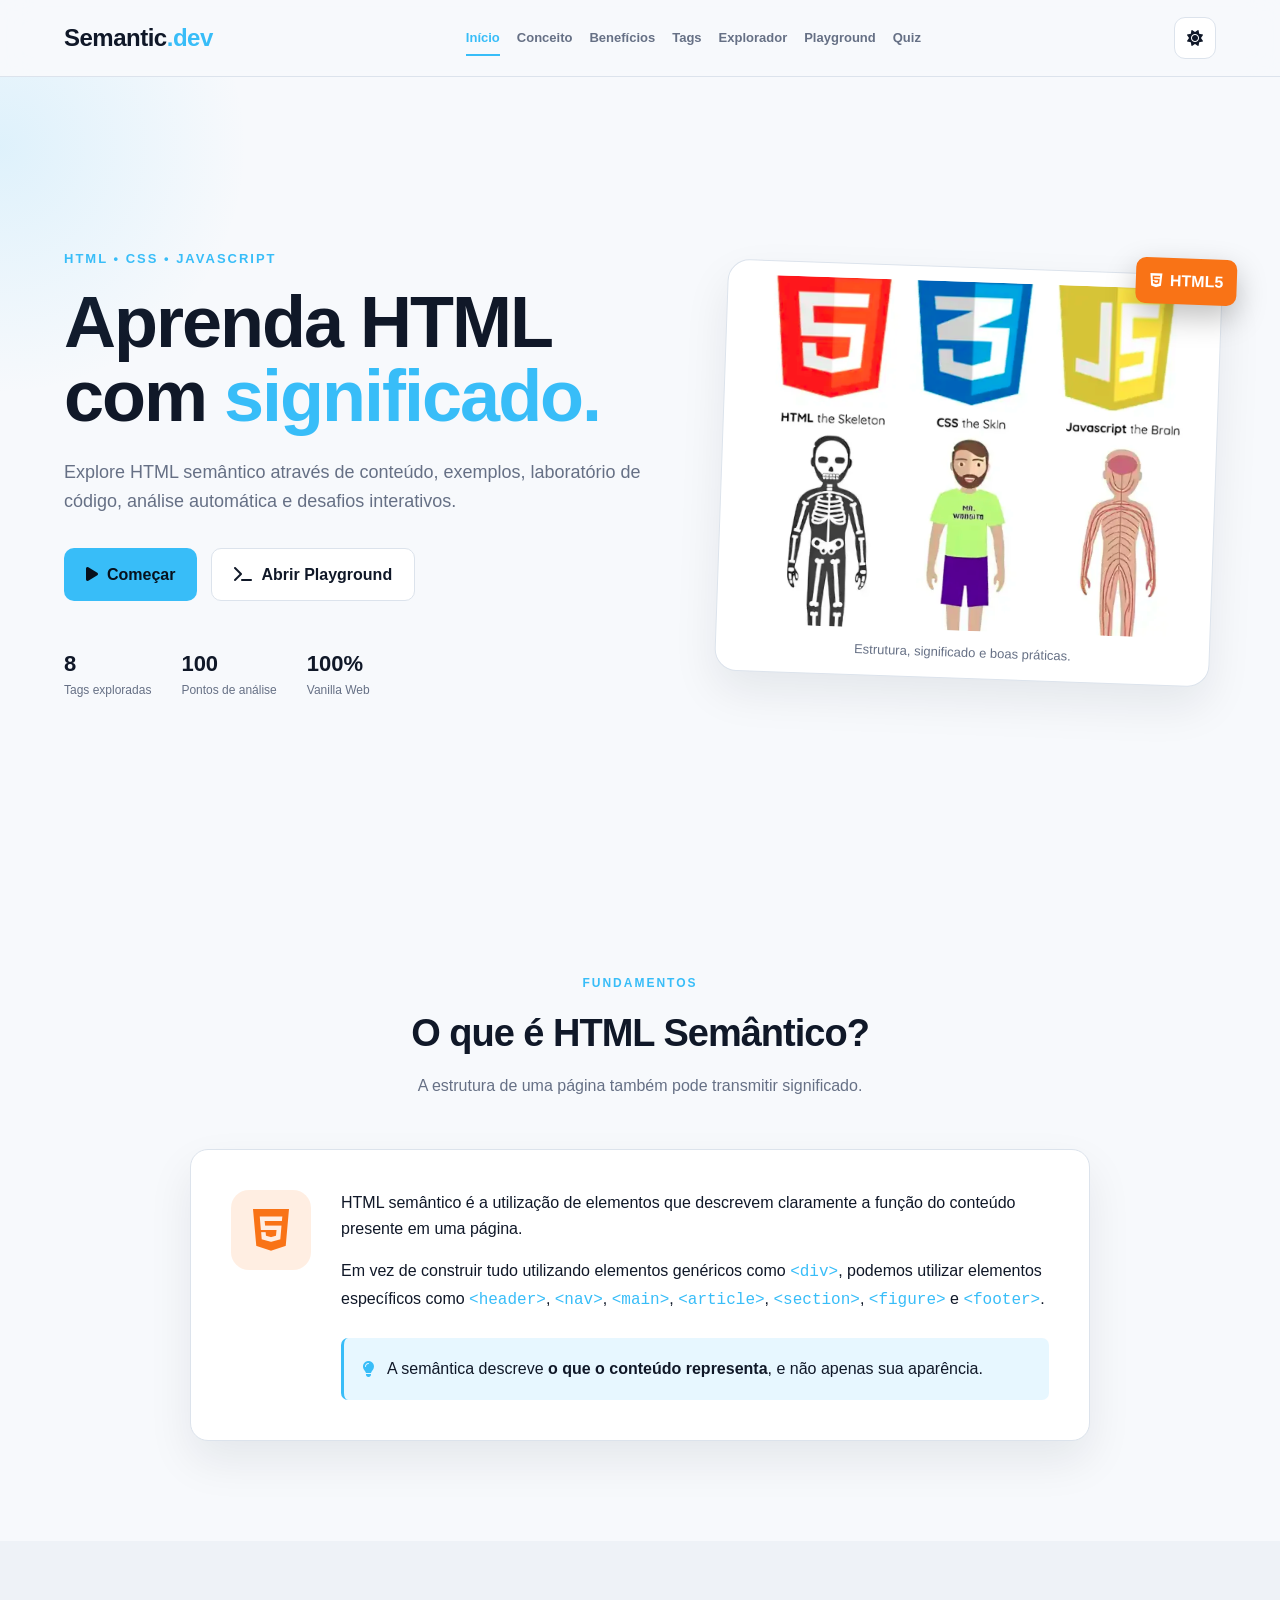
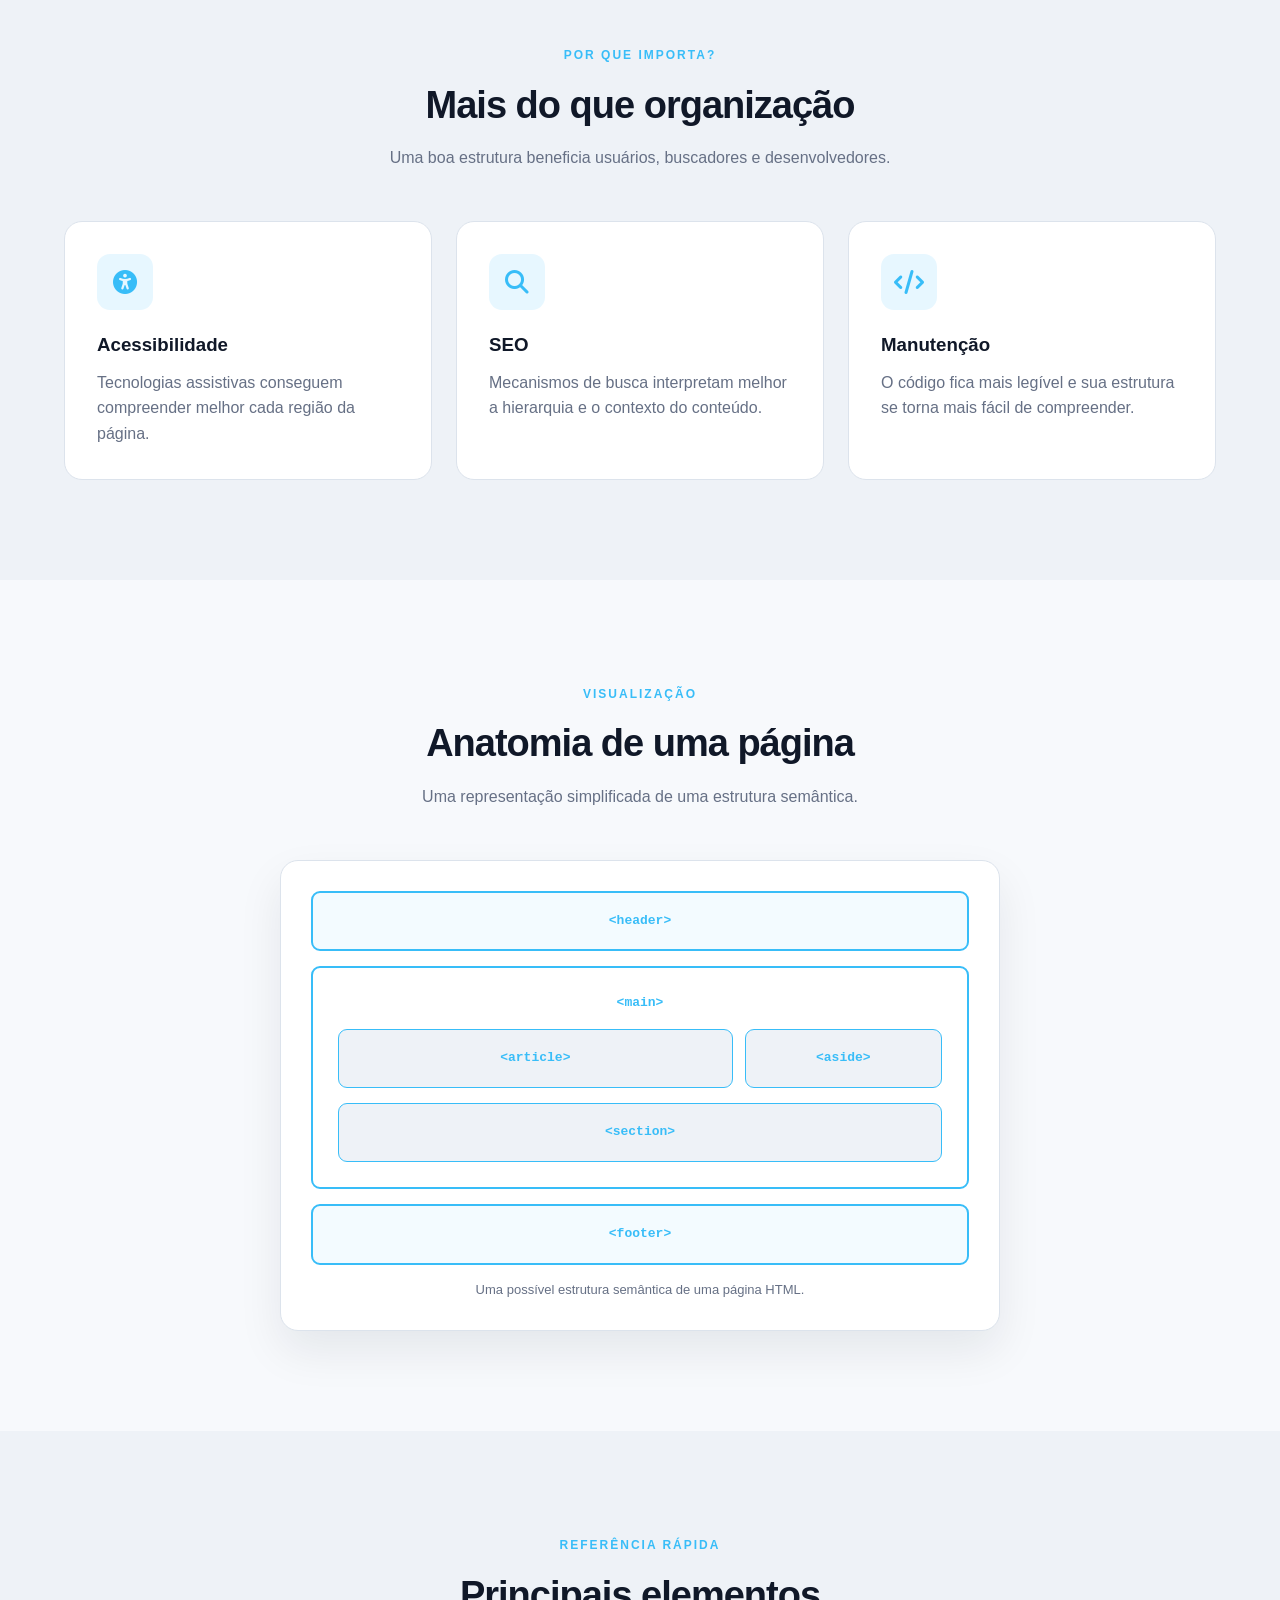
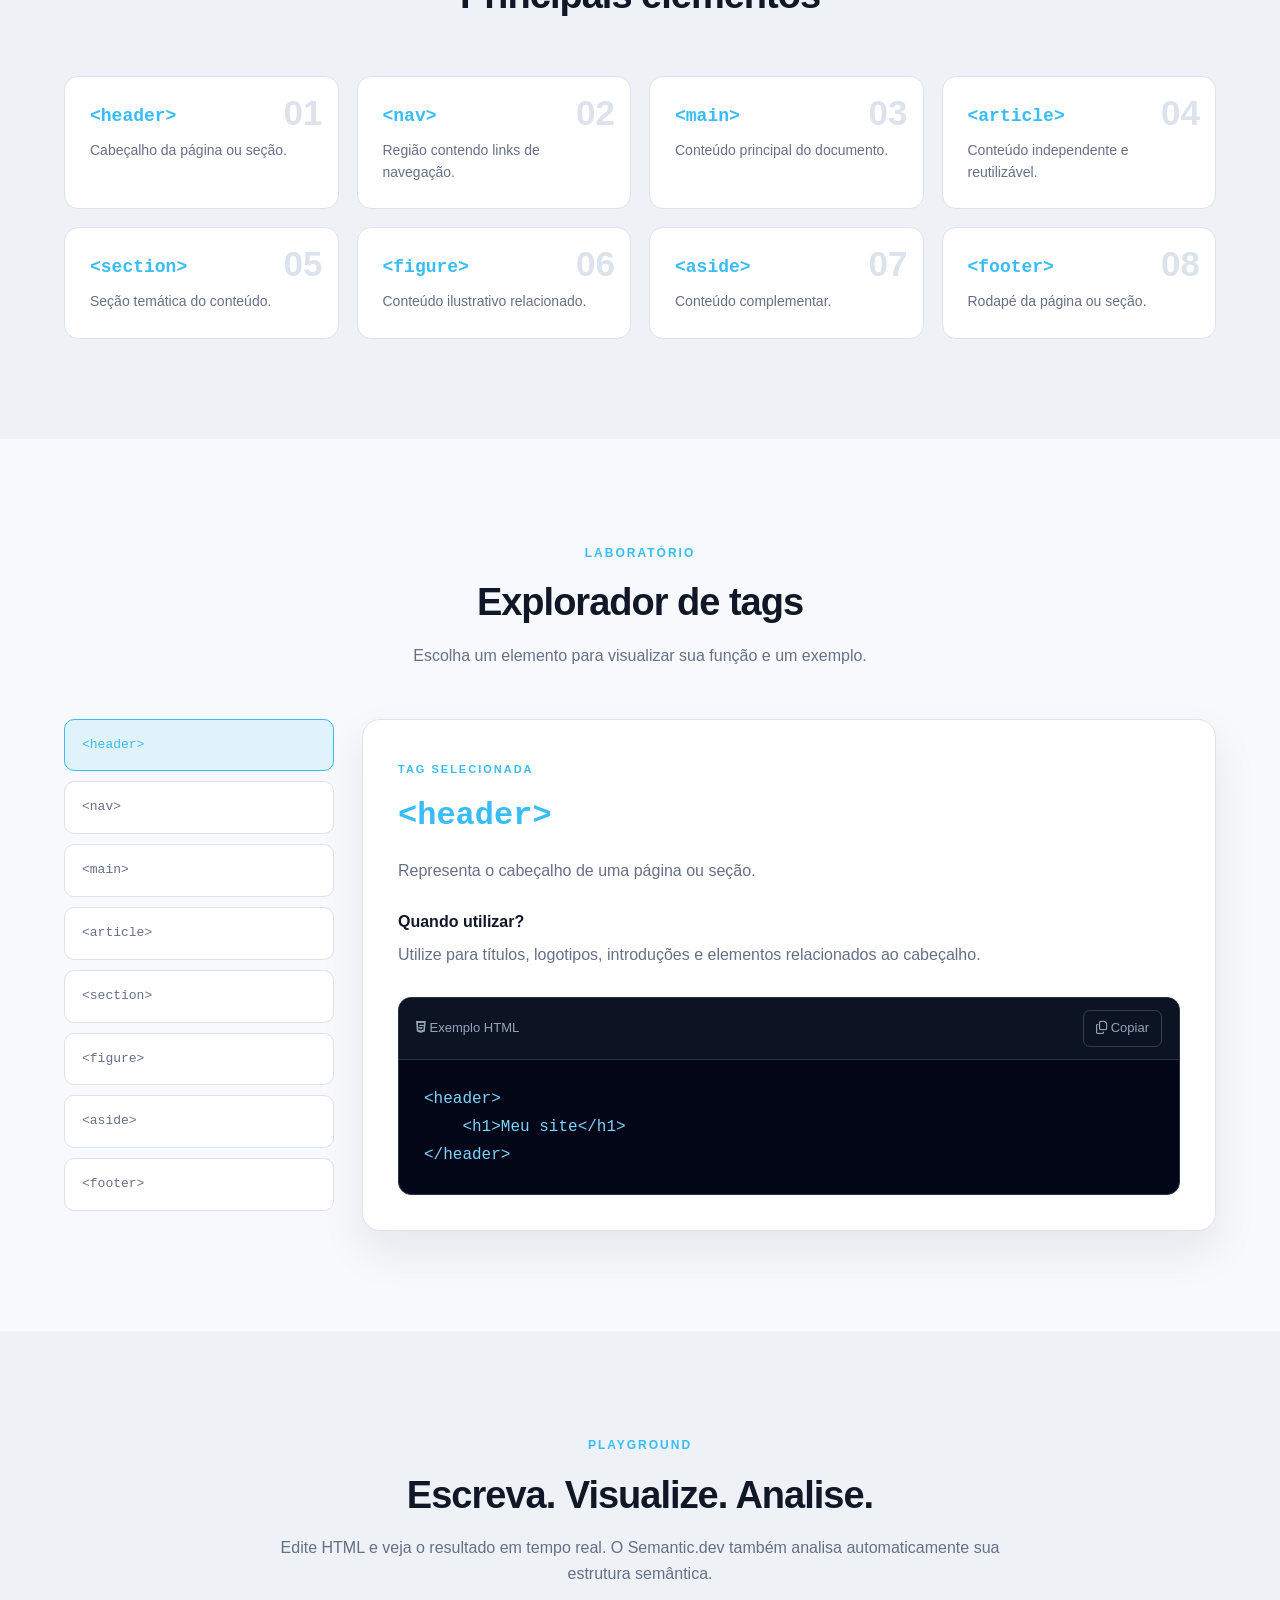
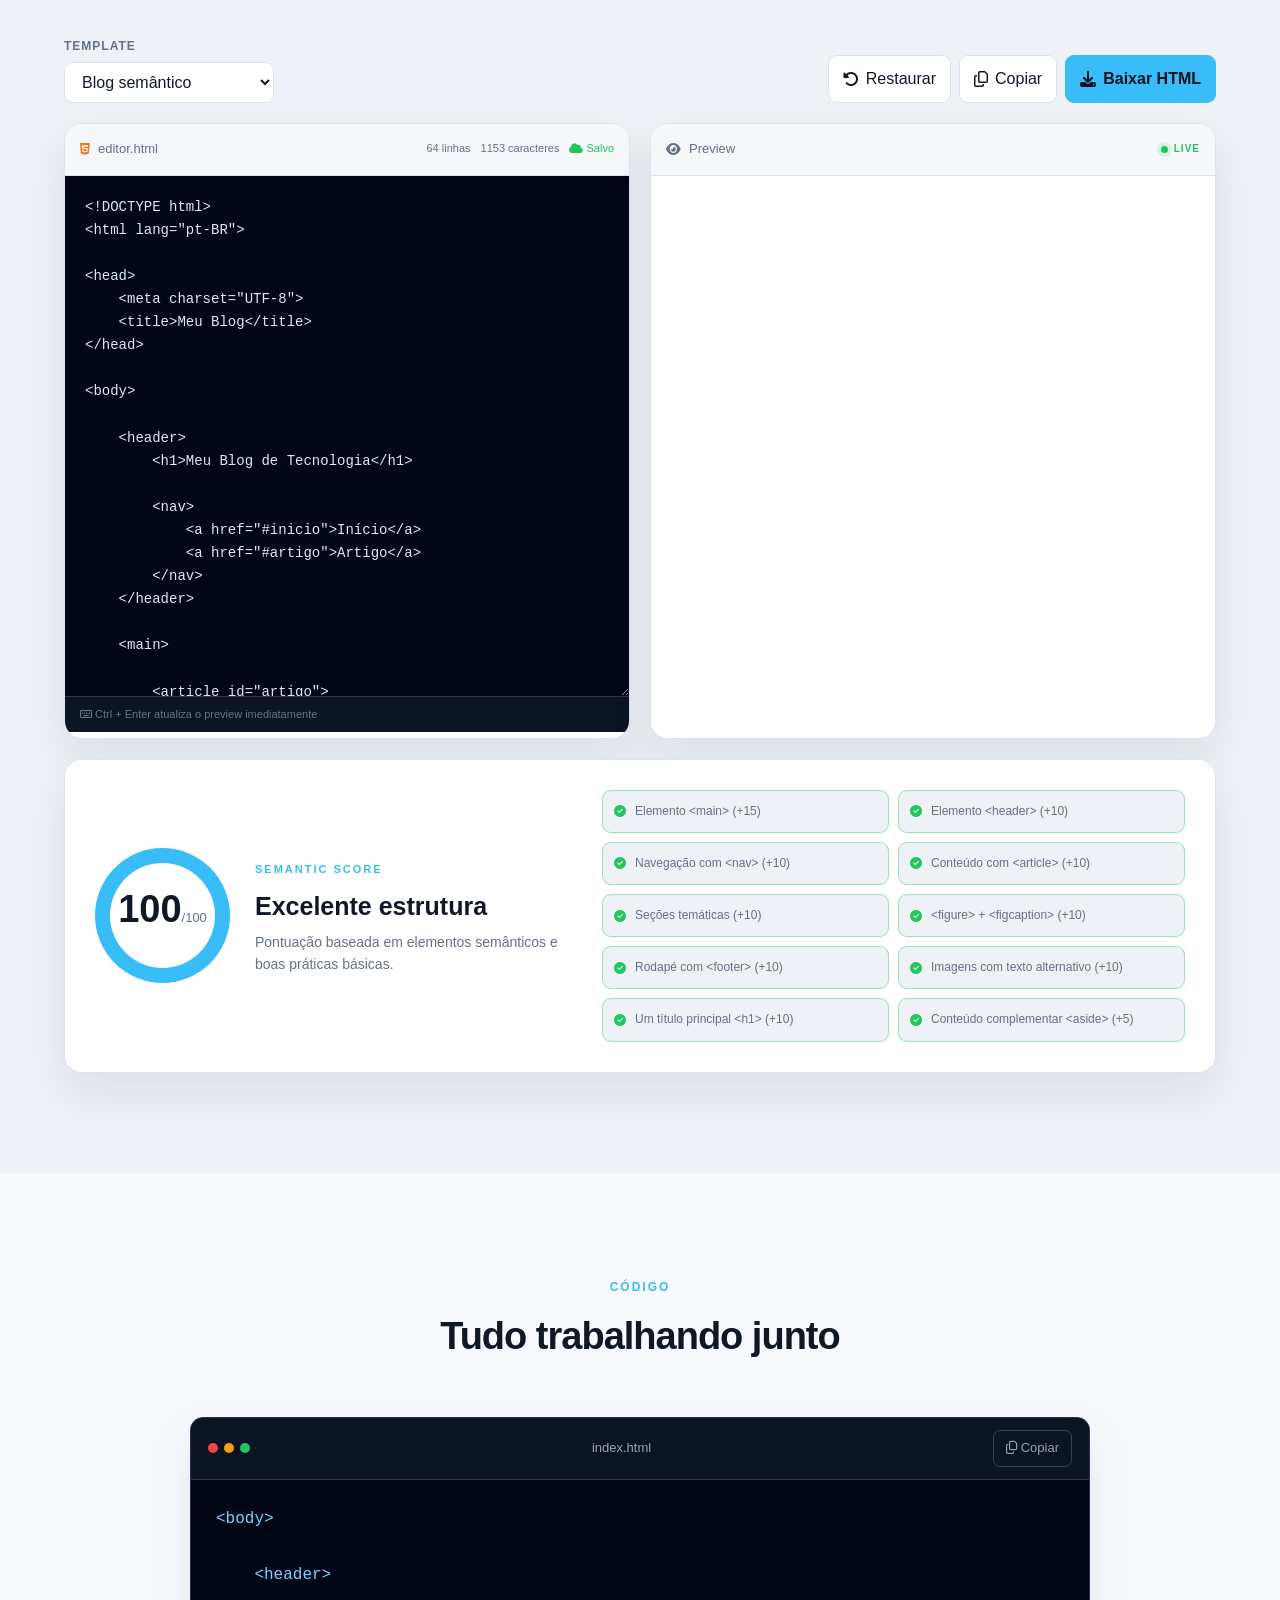
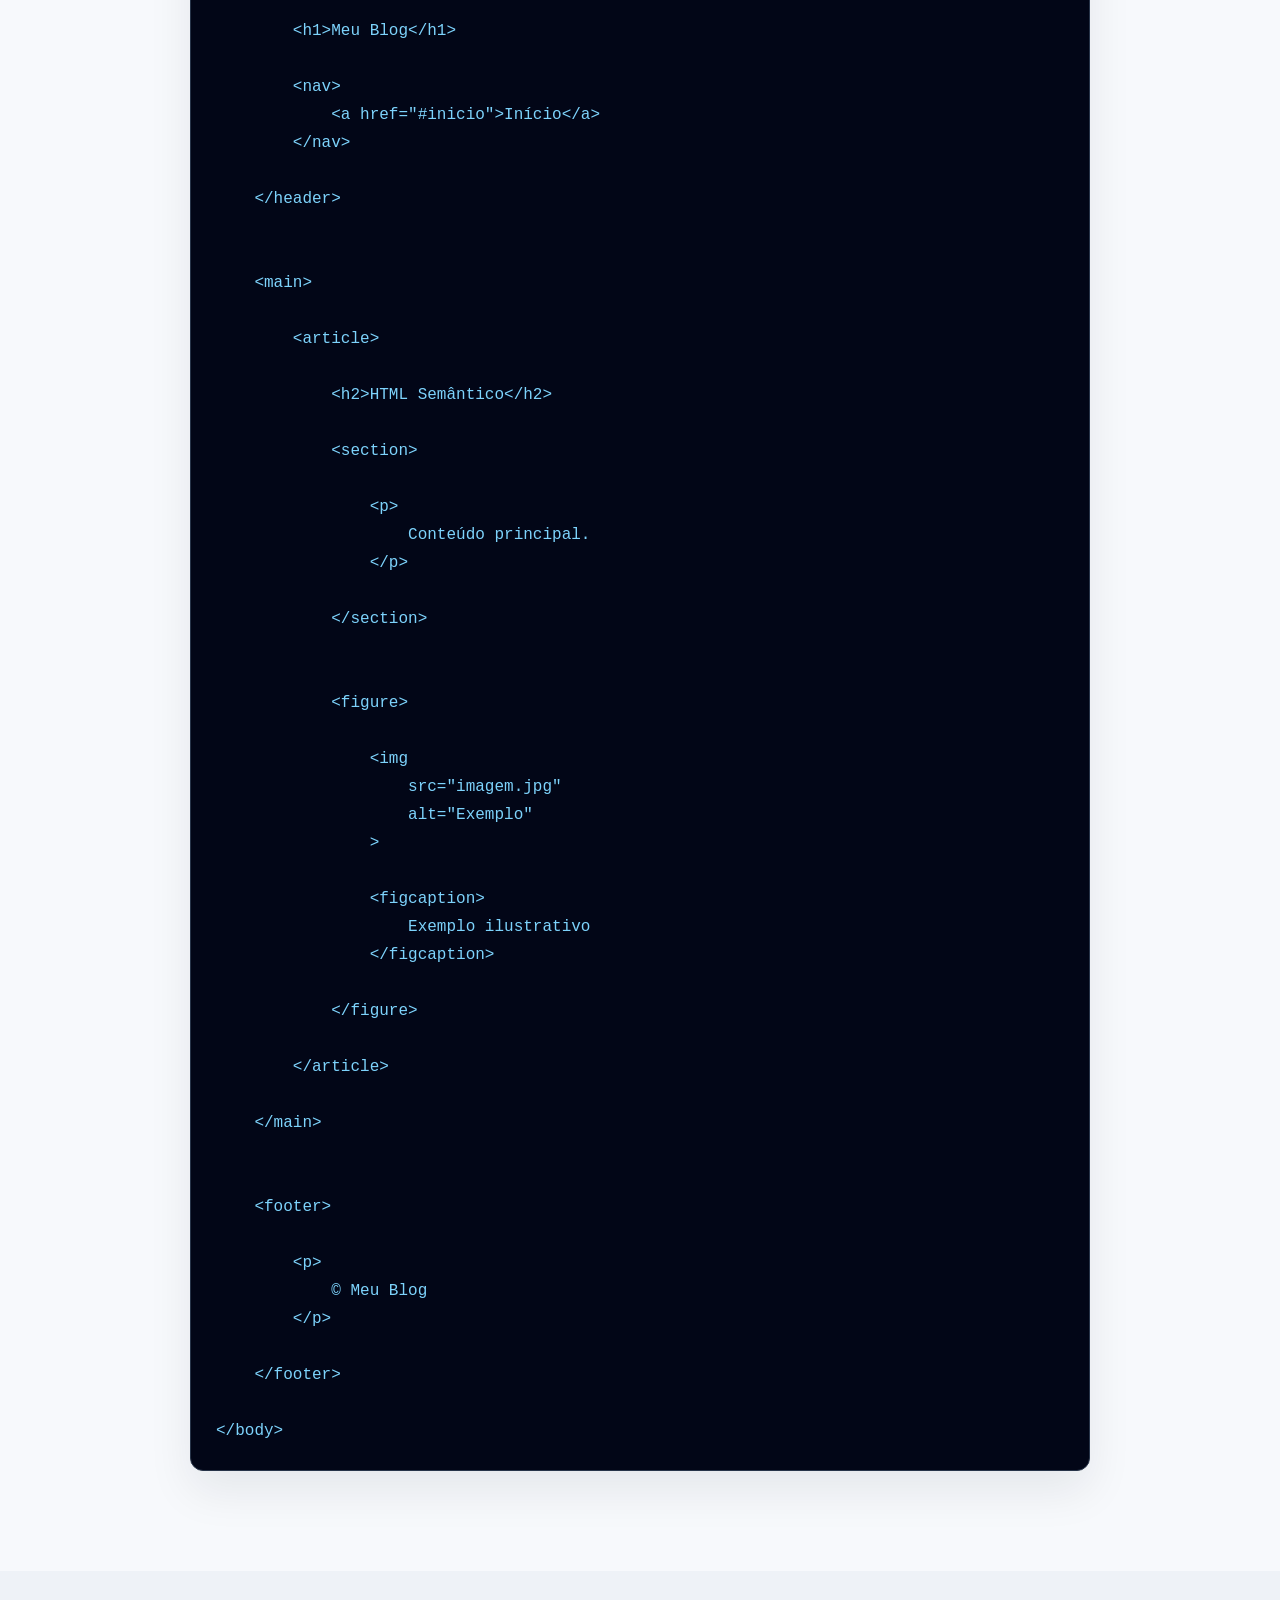
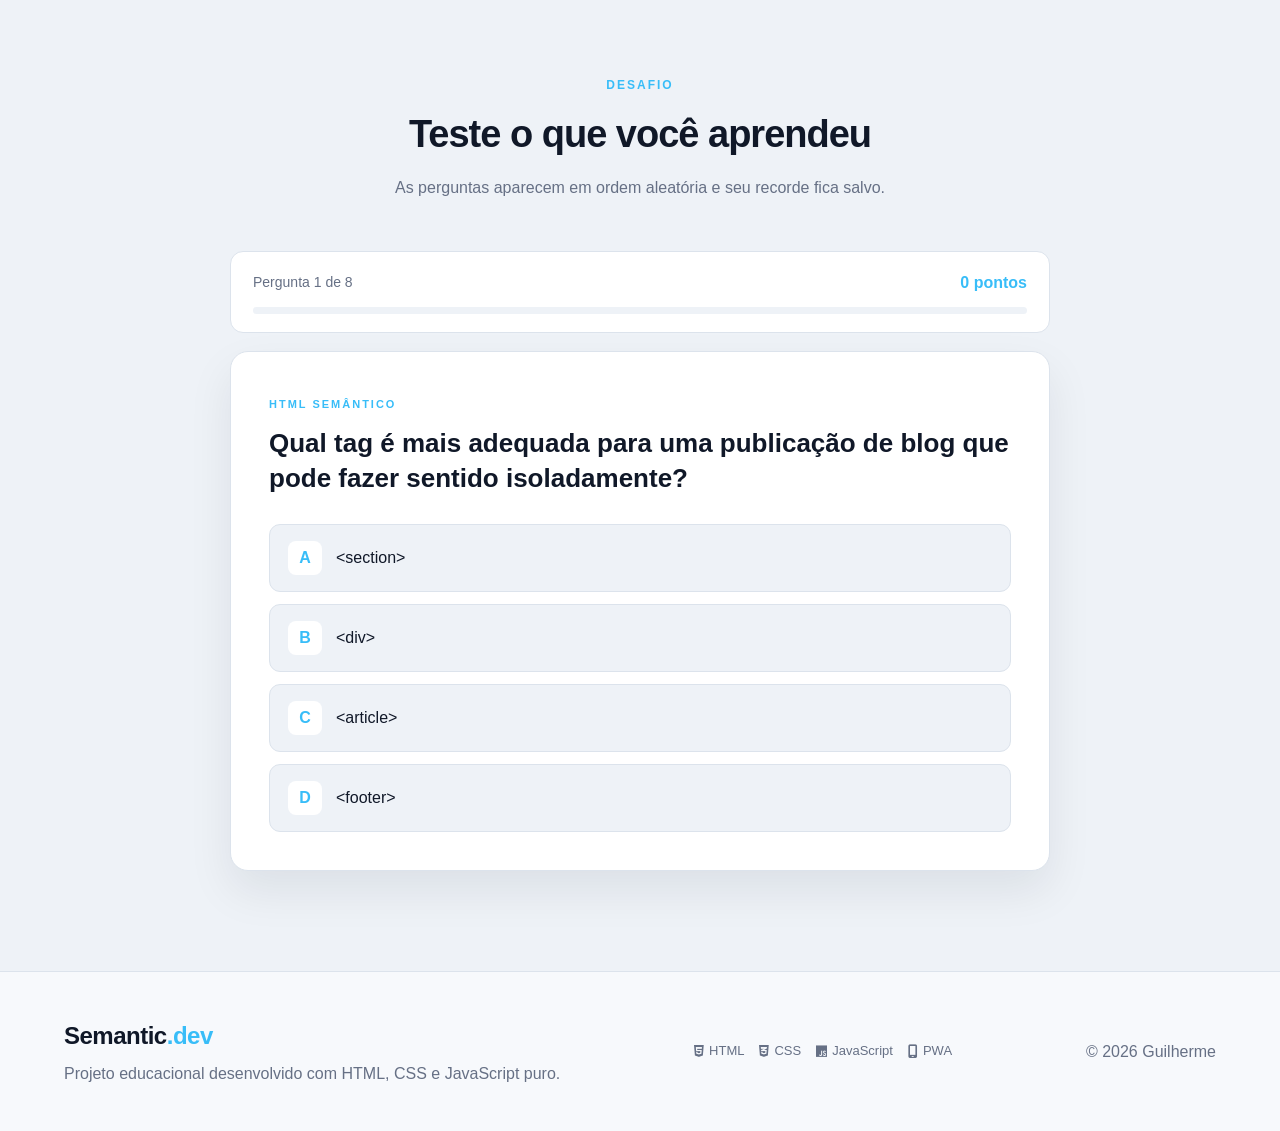
<file: index.html>
<!DOCTYPE html>
<html lang="pt-BR">

<head>
    <meta charset="UTF-8">

    <meta
        name="viewport"
        content="width=device-width, initial-scale=1.0"
    >

    <meta
        name="description"
        content="Plataforma interativa para aprender HTML semântico através de exemplos, playground, análise automática e quiz."
    >

    <meta
        name="theme-color"
        content="#080d18"
    >

    <title>Semantic.dev | Aprenda HTML Semântico</title>

    <link
        rel="manifest"
        href="manifest.webmanifest"
    >

    <link
        rel="icon"
        href="img/icon.svg"
        type="image/svg+xml"
    >

    <link
        rel="stylesheet"
        href="css/style.css"
    >

    <link
        rel="stylesheet"
        href="https://cdnjs.cloudflare.com/ajax/libs/font-awesome/6.5.2/css/all.min.css"
    >
</head>

<body>

    <div
        id="page-progress"
        class="page-progress"
    ></div>


    <header class="header">

        <div class="container header-content">

            <a
                href="#inicio"
                class="logo"
            >
                Semantic<span>.dev</span>
            </a>


            <nav
                class="nav"
                id="nav"
                aria-label="Navegação principal"
            >

                <a href="#inicio">
                    Início
                </a>

                <a href="#semantica">
                    Conceito
                </a>

                <a href="#beneficios">
                    Benefícios
                </a>

                <a href="#tags">
                    Tags
                </a>

                <a href="#explorador">
                    Explorador
                </a>

                <a href="#playground">
                    Playground
                </a>

                <a href="#quiz">
                    Quiz
                </a>

            </nav>


            <div class="header-actions">

                <button
                    id="install-app"
                    class="icon-button"
                    aria-label="Instalar Semantic.dev"
                    title="Instalar aplicativo"
                    hidden
                >
                    <i class="fa-solid fa-download"></i>
                </button>


                <button
                    id="theme-toggle"
                    class="icon-button"
                    aria-label="Alternar tema"
                    title="Alternar tema"
                >
                    <i class="fa-solid fa-moon"></i>
                </button>


                <button
                    id="menu-toggle"
                    class="icon-button menu-button"
                    aria-label="Abrir menu"
                >
                    <i class="fa-solid fa-bars"></i>
                </button>

            </div>

        </div>

    </header>


    <main>


        <!-- HERO -->

        <section
            class="hero"
            id="inicio"
        >

            <div class="container hero-content">

                <div class="hero-text">

                    <span class="eyebrow">
                        HTML • CSS • JAVASCRIPT
                    </span>


                    <h1>
                        Aprenda HTML com
                        <span>significado.</span>
                    </h1>


                    <p>
                        Explore HTML semântico através de conteúdo,
                        exemplos, laboratório de código, análise automática
                        e desafios interativos.
                    </p>


                    <div class="hero-buttons">

                        <a
                            href="#semantica"
                            class="button primary-button"
                        >
                            <i class="fa-solid fa-play"></i>

                            Começar
                        </a>


                        <a
                            href="#playground"
                            class="button secondary-button"
                        >
                            <i class="fa-solid fa-terminal"></i>

                            Abrir Playground
                        </a>

                    </div>


                    <div class="hero-stats">

                        <div>
                            <strong>8</strong>
                            <span>Tags exploradas</span>
                        </div>

                        <div>
                            <strong>100</strong>
                            <span>Pontos de análise</span>
                        </div>

                        <div>
                            <strong>100%</strong>
                            <span>Vanilla Web</span>
                        </div>

                    </div>

                </div>


                <figure class="hero-image">

                    <div class="image-badge">

                        <i class="fa-brands fa-html5"></i>

                        HTML5

                    </div>


                    <img
                        src="img/html-semantico.jpg"
                        alt="Representação relacionada ao desenvolvimento web e HTML semântico"
                    >


                    <figcaption>
                        Estrutura, significado e boas práticas.
                    </figcaption>

                </figure>

            </div>

        </section>


        <!-- CONCEITO -->

        <section
            class="section"
            id="semantica"
        >

            <div class="container">

                <div class="section-title">

                    <span>
                        FUNDAMENTOS
                    </span>

                    <h2>
                        O que é HTML Semântico?
                    </h2>

                    <p>
                        A estrutura de uma página também pode transmitir significado.
                    </p>

                </div>


                <article class="content-card">

                    <div class="large-icon">

                        <i class="fa-brands fa-html5"></i>

                    </div>


                    <div>

                        <p>
                            HTML semântico é a utilização de elementos que
                            descrevem claramente a função do conteúdo presente
                            em uma página.
                        </p>

                        <p>
                            Em vez de construir tudo utilizando elementos
                            genéricos como <code>&lt;div&gt;</code>, podemos
                            utilizar elementos específicos como
                            <code>&lt;header&gt;</code>,
                            <code>&lt;nav&gt;</code>,
                            <code>&lt;main&gt;</code>,
                            <code>&lt;article&gt;</code>,
                            <code>&lt;section&gt;</code>,
                            <code>&lt;figure&gt;</code> e
                            <code>&lt;footer&gt;</code>.
                        </p>


                        <div class="concept-highlight">

                            <i class="fa-solid fa-lightbulb"></i>

                            <p>
                                A semântica descreve
                                <strong>o que o conteúdo representa</strong>,
                                e não apenas sua aparência.
                            </p>

                        </div>

                    </div>

                </article>

            </div>

        </section>


        <!-- BENEFÍCIOS -->

        <section
            class="section section-alt"
            id="beneficios"
        >

            <div class="container">

                <div class="section-title">

                    <span>
                        POR QUE IMPORTA?
                    </span>

                    <h2>
                        Mais do que organização
                    </h2>

                    <p>
                        Uma boa estrutura beneficia usuários,
                        buscadores e desenvolvedores.
                    </p>

                </div>


                <div class="cards">

                    <article class="card">

                        <div class="card-icon">

                            <i class="fa-solid fa-universal-access"></i>

                        </div>

                        <h3>
                            Acessibilidade
                        </h3>

                        <p>
                            Tecnologias assistivas conseguem compreender
                            melhor cada região da página.
                        </p>

                    </article>


                    <article class="card">

                        <div class="card-icon">

                            <i class="fa-solid fa-magnifying-glass"></i>

                        </div>

                        <h3>
                            SEO
                        </h3>

                        <p>
                            Mecanismos de busca interpretam melhor
                            a hierarquia e o contexto do conteúdo.
                        </p>

                    </article>


                    <article class="card">

                        <div class="card-icon">

                            <i class="fa-solid fa-code"></i>

                        </div>

                        <h3>
                            Manutenção
                        </h3>

                        <p>
                            O código fica mais legível e sua estrutura
                            se torna mais fácil de compreender.
                        </p>

                    </article>

                </div>

            </div>

        </section>


        <!-- ESTRUTURA -->

        <section
            class="section"
            id="estrutura"
        >

            <div class="container">

                <div class="section-title">

                    <span>
                        VISUALIZAÇÃO
                    </span>

                    <h2>
                        Anatomia de uma página
                    </h2>

                    <p>
                        Uma representação simplificada de uma estrutura semântica.
                    </p>

                </div>


                <figure class="semantic-figure">

                    <div class="semantic-box header-box">
                        &lt;header&gt;
                    </div>


                    <div class="semantic-box main-box">

                        &lt;main&gt;


                        <div class="semantic-columns">

                            <div class="semantic-box inner">
                                &lt;article&gt;
                            </div>

                            <div class="semantic-box inner">
                                &lt;aside&gt;
                            </div>

                        </div>


                        <div class="semantic-box inner">
                            &lt;section&gt;
                        </div>

                    </div>


                    <div class="semantic-box footer-box">
                        &lt;footer&gt;
                    </div>


                    <figcaption>
                        Uma possível estrutura semântica de uma página HTML.
                    </figcaption>

                </figure>

            </div>

        </section>


        <!-- TAGS -->

        <section
            class="section section-alt"
            id="tags"
        >

            <div class="container">

                <div class="section-title">

                    <span>
                        REFERÊNCIA RÁPIDA
                    </span>

                    <h2>
                        Principais elementos
                    </h2>

                </div>


                <div class="tag-grid">

                    <article>

                        <span class="tag-number">
                            01
                        </span>

                        <code>
                            &lt;header&gt;
                        </code>

                        <p>
                            Cabeçalho da página ou seção.
                        </p>

                    </article>


                    <article>

                        <span class="tag-number">
                            02
                        </span>

                        <code>
                            &lt;nav&gt;
                        </code>

                        <p>
                            Região contendo links de navegação.
                        </p>

                    </article>


                    <article>

                        <span class="tag-number">
                            03
                        </span>

                        <code>
                            &lt;main&gt;
                        </code>

                        <p>
                            Conteúdo principal do documento.
                        </p>

                    </article>


                    <article>

                        <span class="tag-number">
                            04
                        </span>

                        <code>
                            &lt;article&gt;
                        </code>

                        <p>
                            Conteúdo independente e reutilizável.
                        </p>

                    </article>


                    <article>

                        <span class="tag-number">
                            05
                        </span>

                        <code>
                            &lt;section&gt;
                        </code>

                        <p>
                            Seção temática do conteúdo.
                        </p>

                    </article>


                    <article>

                        <span class="tag-number">
                            06
                        </span>

                        <code>
                            &lt;figure&gt;
                        </code>

                        <p>
                            Conteúdo ilustrativo relacionado.
                        </p>

                    </article>


                    <article>

                        <span class="tag-number">
                            07
                        </span>

                        <code>
                            &lt;aside&gt;
                        </code>

                        <p>
                            Conteúdo complementar.
                        </p>

                    </article>


                    <article>

                        <span class="tag-number">
                            08
                        </span>

                        <code>
                            &lt;footer&gt;
                        </code>

                        <p>
                            Rodapé da página ou seção.
                        </p>

                    </article>

                </div>

            </div>

        </section>


        <!-- EXPLORADOR -->

        <section
            class="section"
            id="explorador"
        >

            <div class="container">

                <div class="section-title">

                    <span>
                        LABORATÓRIO
                    </span>

                    <h2>
                        Explorador de tags
                    </h2>

                    <p>
                        Escolha um elemento para visualizar sua função e um exemplo.
                    </p>

                </div>


                <div class="tag-explorer">

                    <div class="tag-selector">

                        <button
                            class="tag-button active"
                            data-tag="header"
                        >
                            &lt;header&gt;
                        </button>

                        <button
                            class="tag-button"
                            data-tag="nav"
                        >
                            &lt;nav&gt;
                        </button>

                        <button
                            class="tag-button"
                            data-tag="main"
                        >
                            &lt;main&gt;
                        </button>

                        <button
                            class="tag-button"
                            data-tag="article"
                        >
                            &lt;article&gt;
                        </button>

                        <button
                            class="tag-button"
                            data-tag="section"
                        >
                            &lt;section&gt;
                        </button>

                        <button
                            class="tag-button"
                            data-tag="figure"
                        >
                            &lt;figure&gt;
                        </button>

                        <button
                            class="tag-button"
                            data-tag="aside"
                        >
                            &lt;aside&gt;
                        </button>

                        <button
                            class="tag-button"
                            data-tag="footer"
                        >
                            &lt;footer&gt;
                        </button>

                    </div>


                    <article class="tag-details">

                        <span class="detail-label">
                            TAG SELECIONADA
                        </span>


                        <h3 id="tag-title">
                            &lt;header&gt;
                        </h3>


                        <p id="tag-description">
                            Representa o cabeçalho de uma página ou seção.
                        </p>


                        <h4>
                            Quando utilizar?
                        </h4>


                        <p id="tag-usage">
                            Utilize para títulos, logotipos, introduções
                            e elementos relacionados ao cabeçalho.
                        </p>


                        <div class="code-window">

                            <div class="code-header">

                                <span>
                                    <i class="fa-brands fa-html5"></i>

                                    Exemplo HTML
                                </span>


                                <button
                                    id="copy-tag-code"
                                    class="copy-button"
                                >
                                    <i class="fa-regular fa-copy"></i>

                                    Copiar
                                </button>

                            </div>


                            <pre><code id="tag-example">&lt;header&gt;
    &lt;h1&gt;Meu site&lt;/h1&gt;
&lt;/header&gt;</code></pre>

                        </div>

                    </article>

                </div>

            </div>

        </section>


        <!-- PLAYGROUND -->

        <section
            class="section section-alt"
            id="playground"
        >

            <div class="container">

                <div class="section-title">

                    <span>
                        PLAYGROUND
                    </span>

                    <h2>
                        Escreva. Visualize. Analise.
                    </h2>

                    <p>
                        Edite HTML e veja o resultado em tempo real.
                        O Semantic.dev também analisa automaticamente
                        sua estrutura semântica.
                    </p>

                </div>


                <div class="playground-toolbar">

                    <div class="template-control">

                        <label for="template-select">
                            Template
                        </label>

                        <select id="template-select">

                            <option value="blog">
                                Blog semântico
                            </option>

                            <option value="article">
                                Artigo
                            </option>

                            <option value="portfolio">
                                Portfólio
                            </option>

                        </select>

                    </div>


                    <div class="editor-actions">

                        <button
                            id="reset-playground"
                            class="tool-button"
                        >
                            <i class="fa-solid fa-rotate-left"></i>

                            Restaurar
                        </button>


                        <button
                            id="copy-playground"
                            class="tool-button"
                        >
                            <i class="fa-regular fa-copy"></i>

                            Copiar
                        </button>


                        <button
                            id="download-playground"
                            class="tool-button primary-tool"
                        >
                            <i class="fa-solid fa-download"></i>

                            Baixar HTML
                        </button>

                    </div>

                </div>


                <div class="playground-grid">

                    <section class="editor-panel">

                        <div class="panel-header">

                            <div>

                                <i class="fa-brands fa-html5"></i>

                                editor.html

                            </div>


                            <div class="editor-meta">

                                <span id="editor-lines">
                                    0 linhas
                                </span>

                                <span id="editor-characters">
                                    0 caracteres
                                </span>

                                <span
                                    id="save-status"
                                    class="save-status"
                                >
                                    <i class="fa-solid fa-cloud"></i>

                                    Salvo
                                </span>

                            </div>

                        </div>


                        <textarea
                            id="html-editor"
                            spellcheck="false"
                            aria-label="Editor HTML"
                        ></textarea>


                        <div class="editor-shortcut">

                            <i class="fa-regular fa-keyboard"></i>

                            Ctrl + Enter atualiza o preview imediatamente

                        </div>

                    </section>


                    <section class="preview-panel">

                        <div class="panel-header">

                            <div>

                                <i class="fa-solid fa-eye"></i>

                                Preview

                            </div>


                            <span class="live-indicator">

                                <span></span>

                                LIVE

                            </span>

                        </div>


                        <iframe
                            id="html-preview"
                            title="Preview do código HTML"
                            sandbox=""
                        ></iframe>

                    </section>

                </div>


                <!-- ANALISADOR -->

                <div class="semantic-analyzer">

                    <div class="analyzer-score">

                        <div
                            id="score-ring"
                            class="score-ring"
                        >

                            <div>

                                <strong id="semantic-score">
                                    0
                                </strong>

                                <span>
                                    /100
                                </span>

                            </div>

                        </div>


                        <div>

                            <span class="analyzer-label">
                                SEMANTIC SCORE
                            </span>

                            <h3 id="semantic-level">
                                Analisando...
                            </h3>

                            <p>
                                Pontuação baseada em elementos
                                semânticos e boas práticas básicas.
                            </p>

                        </div>

                    </div>


                    <div
                        id="semantic-checks"
                        class="semantic-checks"
                    ></div>

                </div>

            </div>

        </section>


        <!-- EXEMPLO COMPLETO -->

        <section class="section">

            <div class="container">

                <div class="section-title">

                    <span>
                        CÓDIGO
                    </span>

                    <h2>
                        Tudo trabalhando junto
                    </h2>

                </div>


                <div class="code-project">

                    <div class="code-header">

                        <div class="window-buttons">

                            <span></span>
                            <span></span>
                            <span></span>

                        </div>


                        <span>
                            index.html
                        </span>


                        <button
                            id="copy-main-code"
                            class="copy-button"
                        >
                            <i class="fa-regular fa-copy"></i>

                            Copiar
                        </button>

                    </div>


                    <pre><code id="main-code">&lt;body&gt;

    &lt;header&gt;

        &lt;h1&gt;Meu Blog&lt;/h1&gt;

        &lt;nav&gt;
            &lt;a href="#inicio"&gt;Início&lt;/a&gt;
        &lt;/nav&gt;

    &lt;/header&gt;


    &lt;main&gt;

        &lt;article&gt;

            &lt;h2&gt;HTML Semântico&lt;/h2&gt;

            &lt;section&gt;

                &lt;p&gt;
                    Conteúdo principal.
                &lt;/p&gt;

            &lt;/section&gt;


            &lt;figure&gt;

                &lt;img
                    src="imagem.jpg"
                    alt="Exemplo"
                &gt;

                &lt;figcaption&gt;
                    Exemplo ilustrativo
                &lt;/figcaption&gt;

            &lt;/figure&gt;

        &lt;/article&gt;

    &lt;/main&gt;


    &lt;footer&gt;

        &lt;p&gt;
            © Meu Blog
        &lt;/p&gt;

    &lt;/footer&gt;

&lt;/body&gt;</code></pre>

                </div>

            </div>

        </section>


        <!-- QUIZ -->

        <section
            class="section section-alt"
            id="quiz"
        >

            <div class="container">

                <div class="section-title">

                    <span>
                        DESAFIO
                    </span>

                    <h2>
                        Teste o que você aprendeu
                    </h2>

                    <p>
                        As perguntas aparecem em ordem aleatória
                        e seu recorde fica salvo.
                    </p>

                </div>


                <div class="quiz-shell">

                    <div class="quiz-dashboard">

                        <div>

                            <span
                                id="quiz-counter"
                                class="quiz-counter"
                            >
                                Pergunta 1 de 8
                            </span>


                            <strong id="quiz-score">
                                0 pontos
                            </strong>

                        </div>


                        <div class="quiz-progress">

                            <div
                                id="quiz-progress-bar"
                                class="quiz-progress-bar"
                            ></div>

                        </div>

                    </div>


                    <article
                        class="quiz-card"
                        id="quiz-card"
                    >

                        <span class="quiz-label">
                            HTML SEMÂNTICO
                        </span>


                        <h3 id="quiz-question">
                            Carregando pergunta...
                        </h3>


                        <div
                            id="quiz-options"
                            class="quiz-options"
                        ></div>


                        <div
                            id="quiz-feedback"
                            class="quiz-feedback"
                            aria-live="polite"
                        ></div>


                        <button
                            id="next-question"
                            class="button primary-button quiz-next"
                            hidden
                        >
                            Próxima pergunta

                            <i class="fa-solid fa-arrow-right"></i>
                        </button>

                    </article>


                    <article
                        class="quiz-result"
                        id="quiz-result"
                        hidden
                    >

                        <div class="result-icon">

                            <i class="fa-solid fa-trophy"></i>

                        </div>


                        <span>
                            QUIZ CONCLUÍDO
                        </span>


                        <h3 id="result-title">
                            Excelente!
                        </h3>


                        <p
                            id="result-score"
                            class="result-score"
                        ></p>


                        <p
                            id="result-message"
                            class="result-message"
                        ></p>


                        <div class="best-score-box">

                            <i class="fa-solid fa-medal"></i>

                            Melhor resultado:

                            <strong id="best-score">
                                0/8
                            </strong>

                        </div>


                        <button
                            id="restart-quiz"
                            class="button primary-button"
                        >
                            <i class="fa-solid fa-rotate-right"></i>

                            Refazer quiz
                        </button>

                    </article>

                </div>

            </div>

        </section>

    </main>


    <footer class="footer">

        <div class="container footer-content">

            <div>

                <a
                    href="#inicio"
                    class="logo footer-logo"
                >
                    Semantic<span>.dev</span>
                </a>

                <p>
                    Projeto educacional desenvolvido com
                    HTML, CSS e JavaScript puro.
                </p>

            </div>


            <div class="footer-tech">

                <span>
                    <i class="fa-brands fa-html5"></i>
                    HTML
                </span>

                <span>
                    <i class="fa-brands fa-css3-alt"></i>
                    CSS
                </span>

                <span>
                    <i class="fa-brands fa-js"></i>
                    JavaScript
                </span>

                <span>
                    <i class="fa-solid fa-mobile-screen"></i>
                    PWA
                </span>

            </div>


            <p>
                © <span id="current-year"></span> Guilherme
            </p>

        </div>

    </footer>


    <button
        id="back-to-top"
        class="back-to-top"
        aria-label="Voltar ao topo"
    >
        <i class="fa-solid fa-arrow-up"></i>
    </button>


    <script src="js/script.js"></script>

</body>

</html>
</file>
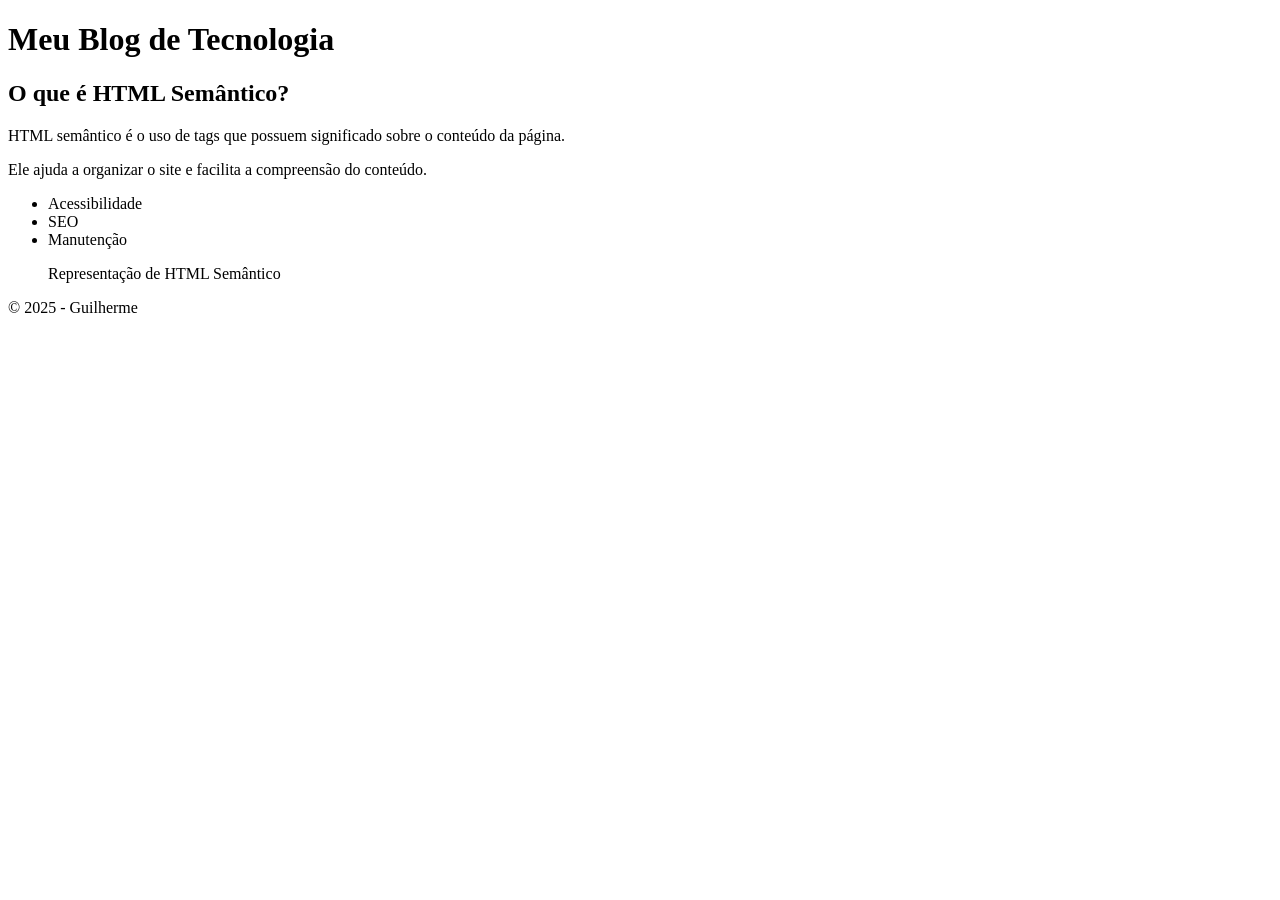
<file: docs/atividade-original.html>
<!DOCTYPE html>
<html lang="en">
<head>
    <meta charset="UTF-8">
    <meta name="viewport" content="width=device-width, initial-scale=1.0">
    <title>Meu Blog de Tecnologia</title>
</head>
<body>
    <header>
        <h1>Meu Blog de Tecnologia</h1>
    </header>

    <main>
        <article>
            <h2>O que é HTML Semântico?</h2>
            <p>
                HTML semântico é o uso de tags que possuem significado sobre o conteúdo da página.
            </p>

            <p>
                Ele ajuda a organizar o site e facilita a compreensão do conteúdo.
            </p>

            <ul>
                <li>Acessibilidade</li>
                <li>SEO</li>
                <li>Manutenção</li>
            </ul>

            <figure>
                <p>Representação de HTML Semântico</p>
            </figure>

        </article>
    </main>
        <footer>
            <p>© 2025 - Guilherme </p>
        </footer>
</body>
</html>
</file>
<file: css/style.css>
:root {
    --bg: #080d18;
    --bg-alt: #0d1422;

    --surface: #131d2e;
    --surface-light: #19263a;
    --surface-hover: #1d2b42;

    --text: #e8edf5;
    --muted: #8d9bad;

    --primary: #38bdf8;
    --primary-dark: #0284c7;
    --primary-soft: rgba(56, 189, 248, 0.12);

    --success: #22c55e;
    --success-soft: rgba(34, 197, 94, 0.12);

    --danger: #ef4444;
    --danger-soft: rgba(239, 68, 68, 0.12);

    --warning: #f59e0b;

    --border: #29384d;

    --shadow:
        0 20px 60px rgba(0, 0, 0, 0.3);

    --radius: 18px;
}


body.light {
    --bg: #f7f9fc;
    --bg-alt: #eef2f7;

    --surface: #ffffff;
    --surface-light: #f5f7fa;
    --surface-hover: #eef2f7;

    --text: #101828;
    --muted: #667085;

    --border: #dce3ec;

    --shadow:
        0 20px 45px rgba(15, 23, 42, 0.08);
}


* {
    margin: 0;
    padding: 0;
    box-sizing: border-box;
}


[hidden] {
    display: none !important;
}


html {
    scroll-behavior: smooth;
}


body {
    font-family:
        Inter,
        Arial,
        Helvetica,
        sans-serif;

    background: var(--bg);
    color: var(--text);

    line-height: 1.6;

    transition:
        background 0.3s,
        color 0.3s;
}


img {
    display: block;
    max-width: 100%;
}


button,
select,
textarea {
    font: inherit;
}


button,
a {
    -webkit-tap-highlight-color: transparent;
}


section {
    scroll-margin-top: 90px;
}


code,
textarea {
    font-family:
        "Courier New",
        monospace;
}


.container {
    width: 90%;
    max-width: 1160px;
    margin: auto;
}


.page-progress {
    position: fixed;

    top: 0;
    left: 0;

    width: 0;
    height: 3px;

    background:
        linear-gradient(
            90deg,
            var(--primary),
            #818cf8
        );

    z-index: 5000;
}


/* HEADER */

.header {
    position: sticky;

    top: 0;

    z-index: 1000;

    background: rgba(8, 13, 24, 0.88);

    backdrop-filter: blur(16px);

    border-bottom: 1px solid var(--border);
}


body.light .header {
    background: rgba(247, 249, 252, 0.9);
}


.header-content {
    min-height: 76px;

    display: flex;
    align-items: center;
    justify-content: space-between;

    gap: 15px;
}


.logo {
    flex-shrink: 0;

    color: var(--text);

    text-decoration: none;

    font-size: 24px;
    font-weight: 800;

    letter-spacing: -0.5px;
}


.logo span {
    color: var(--primary);
}


.nav {
    display: flex;

    gap: 17px;
}


.nav a {
    position: relative;

    color: var(--muted);

    text-decoration: none;

    font-size: 13px;
    font-weight: 600;

    transition: 0.3s;
}


.nav a:hover,
.nav a.active {
    color: var(--primary);
}


.nav a::after {
    content: "";

    position: absolute;

    left: 0;
    bottom: -8px;

    width: 0;
    height: 2px;

    background: var(--primary);

    transition: 0.3s;
}


.nav a:hover::after,
.nav a.active::after {
    width: 100%;
}


.header-actions {
    display: flex;

    flex-shrink: 0;

    gap: 8px;
}


.icon-button {
    width: 42px;
    height: 42px;

    display: grid;
    place-items: center;

    border: 1px solid var(--border);
    border-radius: 11px;

    background: var(--surface);

    color: var(--text);

    cursor: pointer;

    transition: 0.3s;
}


.icon-button:hover {
    color: var(--primary);

    border-color: var(--primary);

    transform: translateY(-2px);
}


.menu-button {
    display: none;
}


/* HERO */

.hero {
    position: relative;

    min-height: 88vh;

    display: flex;
    align-items: center;

    overflow: hidden;
}


.hero::before {
    content: "";

    position: absolute;

    width: 500px;
    height: 500px;

    left: -250px;
    top: -180px;

    background:
        radial-gradient(
            circle,
            rgba(56, 189, 248, 0.13),
            transparent 70%
        );

    pointer-events: none;
}


.hero-content {
    display: grid;

    grid-template-columns:
        1.08fr
        0.92fr;

    gap: 75px;

    align-items: center;
}


.eyebrow {
    display: inline-block;

    margin-bottom: 16px;

    color: var(--primary);

    font-size: 13px;
    font-weight: 800;

    letter-spacing: 2px;
}


.hero h1 {
    max-width: 700px;

    margin-bottom: 25px;

    font-size:
        clamp(
            44px,
            6vw,
            72px
        );

    line-height: 1.02;

    letter-spacing: -2px;
}


.hero h1 span {
    color: var(--primary);
}


.hero-text > p {
    max-width: 590px;

    margin-bottom: 32px;

    color: var(--muted);

    font-size: 18px;
}


.hero-buttons {
    display: flex;

    flex-wrap: wrap;

    gap: 14px;
}


.button {
    display: inline-flex;

    align-items: center;
    justify-content: center;

    gap: 9px;

    padding: 13px 22px;

    border: none;

    border-radius: 10px;

    text-decoration: none;

    font-weight: 700;

    cursor: pointer;

    transition: 0.3s;
}


.primary-button {
    background: var(--primary);

    color: #07111d;
}


.primary-button:hover {
    background: var(--primary-dark);

    color: white;

    transform: translateY(-3px);
}


.secondary-button {
    background: var(--surface);

    color: var(--text);

    border: 1px solid var(--border);
}


.secondary-button:hover {
    color: var(--primary);

    border-color: var(--primary);

    transform: translateY(-3px);
}


.hero-stats {
    display: flex;

    flex-wrap: wrap;

    gap: 30px;

    margin-top: 45px;
}


.hero-stats div {
    display: flex;

    flex-direction: column;
}


.hero-stats strong {
    color: var(--text);

    font-size: 22px;
}


.hero-stats span {
    color: var(--muted);

    font-size: 12px;
}


.hero-image {
    position: relative;

    padding: 14px;

    background: var(--surface);

    border: 1px solid var(--border);

    border-radius: 22px;

    box-shadow: var(--shadow);

    transform: rotate(2deg);

    transition: 0.4s;
}


.hero-image:hover {
    transform:
        rotate(0deg)
        translateY(-5px);
}


.hero-image img {
    width: 100%;

    aspect-ratio: 4 / 3;

    object-fit: cover;

    border-radius: 14px;
}


.image-badge {
    position: absolute;

    top: -17px;
    right: -15px;

    display: flex;
    align-items: center;

    gap: 8px;

    padding: 10px 14px;

    background: #f97316;

    color: white;

    border-radius: 10px;

    font-weight: 700;

    box-shadow:
        0 12px 30px
        rgba(0, 0, 0, 0.25);

    z-index: 2;
}


figcaption {
    margin-top: 12px;

    color: var(--muted);

    text-align: center;

    font-size: 13px;
}


/* SECTIONS */

.section {
    padding: 100px 0;
}


.section-alt {
    background: var(--bg-alt);
}


.section-title {
    max-width: 720px;

    margin:
        0 auto
        50px;

    text-align: center;
}


.section-title > span {
    color: var(--primary);

    font-size: 12px;
    font-weight: 800;

    letter-spacing: 2px;
}


.section-title h2 {
    margin:
        8px 0
        10px;

    font-size: 38px;

    letter-spacing: -1px;
}


.section-title p {
    color: var(--muted);
}


/* CONCEITO */

.content-card {
    max-width: 900px;

    margin: auto;

    display: grid;

    grid-template-columns:
        auto 1fr;

    gap: 30px;

    padding: 40px;

    background: var(--surface);

    border: 1px solid var(--border);

    border-radius: var(--radius);

    box-shadow: var(--shadow);
}


.large-icon {
    width: 80px;
    height: 80px;

    display: grid;
    place-items: center;

    color: #f97316;

    background:
        rgba(
            249,
            115,
            22,
            0.12
        );

    border-radius: 18px;

    font-size: 48px;
}


.content-card p {
    margin-bottom: 17px;
}


.content-card code {
    color: var(--primary);
}


.concept-highlight {
    display: flex;

    gap: 13px;

    align-items: flex-start;

    margin-top: 25px;

    padding: 18px;

    background: var(--primary-soft);

    border-left:
        3px solid
        var(--primary);

    border-radius: 7px;
}


.concept-highlight i {
    margin-top: 5px;

    color: var(--primary);
}


.concept-highlight p {
    margin: 0;
}


/* CARDS */

.cards {
    display: grid;

    grid-template-columns:
        repeat(3, 1fr);

    gap: 24px;
}


.card {
    padding: 32px;

    background: var(--surface);

    border: 1px solid var(--border);

    border-radius: var(--radius);

    transition: 0.35s;
}


.card:hover {
    background: var(--surface-hover);

    border-color: var(--primary);

    transform: translateY(-8px);
}


.card-icon {
    width: 56px;
    height: 56px;

    display: grid;

    place-items: center;

    margin-bottom: 20px;

    background: var(--primary-soft);

    color: var(--primary);

    border-radius: 13px;

    font-size: 24px;
}


.card h3 {
    margin-bottom: 10px;
}


.card p {
    color: var(--muted);
}


/* SEMANTIC STRUCTURE */

.semantic-figure {
    max-width: 720px;

    margin: auto;

    padding: 30px;

    background: var(--surface);

    border: 1px solid var(--border);

    border-radius: var(--radius);

    box-shadow: var(--shadow);
}


.semantic-box {
    margin-bottom: 15px;

    padding: 18px;

    color: var(--primary);

    border: 2px solid var(--primary);

    border-radius: 9px;

    text-align: center;

    font-family: monospace;

    font-weight: 700;
}


.main-box {
    padding: 25px;
}


.semantic-columns {
    display: grid;

    grid-template-columns:
        2fr 1fr;

    gap: 12px;
}


.semantic-box.inner {
    margin-top: 15px;
    margin-bottom: 0;

    background: var(--bg-alt);

    border-width: 1px;
}


.header-box,
.footer-box {
    background:
        rgba(
            56,
            189,
            248,
            0.06
        );
}


/* TAG GRID */

.tag-grid {
    display: grid;

    grid-template-columns:
        repeat(4, 1fr);

    gap: 18px;
}


.tag-grid article {
    position: relative;

    overflow: hidden;

    padding: 25px;

    background: var(--surface);

    border: 1px solid var(--border);

    border-radius: 14px;

    transition: 0.3s;
}


.tag-grid article:hover {
    border-color: var(--primary);

    transform: translateY(-6px);
}


.tag-number {
    position: absolute;

    right: 15px;
    top: 8px;

    color: var(--border);

    font-size: 35px;
    font-weight: 800;
}


.tag-grid code {
    display: block;

    margin-bottom: 8px;

    color: var(--primary);

    font-size: 18px;
    font-weight: 700;
}


.tag-grid p {
    position: relative;

    color: var(--muted);

    font-size: 14px;

    z-index: 1;
}


/* EXPLORADOR */

.tag-explorer {
    display: grid;

    grid-template-columns:
        270px 1fr;

    gap: 28px;
}


.tag-selector {
    display: flex;

    flex-direction: column;

    gap: 10px;
}


.tag-button {
    width: 100%;

    padding: 15px 17px;

    background: var(--surface);

    color: var(--muted);

    border: 1px solid var(--border);

    border-radius: 10px;

    text-align: left;

    font-family: monospace;

    cursor: pointer;

    transition: 0.3s;
}


.tag-button:hover {
    color: var(--primary);

    border-color: var(--primary);

    transform: translateX(5px);
}


.tag-button.active {
    background: var(--primary-soft);

    color: var(--primary);

    border-color: var(--primary);
}


.tag-details {
    padding: 35px;

    background: var(--surface);

    border: 1px solid var(--border);

    border-radius: var(--radius);

    box-shadow: var(--shadow);
}


.detail-label {
    color: var(--primary);

    font-size: 11px;
    font-weight: 800;

    letter-spacing: 2px;
}


.tag-details h3 {
    margin:
        10px 0
        17px;

    color: var(--primary);

    font-family: monospace;

    font-size: 32px;
}


.tag-details h4 {
    margin:
        25px 0
        7px;
}


.tag-details p {
    color: var(--muted);
}


/* CODE */

.code-window,
.code-project {
    overflow: hidden;

    margin-top: 30px;

    background: #020617;

    border: 1px solid #273449;

    border-radius: 13px;
}


.code-project {
    max-width: 900px;

    margin-left: auto;
    margin-right: auto;

    box-shadow: var(--shadow);
}


.code-header {
    min-height: 55px;

    display: flex;

    align-items: center;
    justify-content: space-between;

    gap: 15px;

    padding: 12px 17px;

    background: #0c1424;

    color: #94a3b8;

    border-bottom: 1px solid #273449;

    font-size: 13px;
}


.code-window pre,
.code-project pre {
    padding: 25px;

    overflow-x: auto;
}


.code-window code,
.code-project code {
    color: #7dd3fc;

    line-height: 1.75;
}


.copy-button {
    padding: 7px 12px;

    background: transparent;

    color: #94a3b8;

    border: 1px solid #334155;

    border-radius: 7px;

    cursor: pointer;

    transition: 0.3s;
}


.copy-button:hover {
    color: var(--primary);

    border-color: var(--primary);
}


.window-buttons {
    display: flex;

    gap: 6px;
}


.window-buttons span {
    width: 10px;
    height: 10px;

    border-radius: 50%;
}


.window-buttons span:nth-child(1) {
    background: #ef4444;
}


.window-buttons span:nth-child(2) {
    background: #f59e0b;
}


.window-buttons span:nth-child(3) {
    background: #22c55e;
}


/* PLAYGROUND */

.playground-toolbar {
    display: flex;

    justify-content: space-between;
    align-items: end;

    gap: 20px;

    margin-bottom: 20px;
}


.template-control {
    display: flex;

    flex-direction: column;

    gap: 6px;
}


.template-control label {
    color: var(--muted);

    font-size: 12px;
    font-weight: 700;

    text-transform: uppercase;

    letter-spacing: 1px;
}


.template-control select {
    min-width: 210px;

    padding: 10px 13px;

    background: var(--surface);

    color: var(--text);

    border: 1px solid var(--border);

    border-radius: 9px;

    outline: none;
}


.template-control select:focus {
    border-color: var(--primary);
}


.editor-actions {
    display: flex;

    flex-wrap: wrap;

    gap: 8px;
}


.tool-button {
    display: inline-flex;

    align-items: center;

    gap: 7px;

    padding: 10px 14px;

    background: var(--surface);

    color: var(--text);

    border: 1px solid var(--border);

    border-radius: 9px;

    cursor: pointer;

    transition: 0.25s;
}


.tool-button:hover {
    border-color: var(--primary);

    color: var(--primary);
}


.primary-tool {
    background: var(--primary);

    color: #07111d;

    border-color: var(--primary);

    font-weight: 700;
}


.primary-tool:hover {
    background: var(--primary-dark);

    color: white;
}


.playground-grid {
    display: grid;

    grid-template-columns:
        1fr 1fr;

    gap: 20px;
}


.editor-panel,
.preview-panel {
    min-width: 0;

    overflow: hidden;

    background: var(--surface);

    border: 1px solid var(--border);

    border-radius: var(--radius);

    box-shadow: var(--shadow);
}


.panel-header {
    min-height: 52px;

    display: flex;

    align-items: center;
    justify-content: space-between;

    gap: 15px;

    padding: 10px 15px;

    background: var(--surface-light);

    border-bottom: 1px solid var(--border);

    color: var(--muted);

    font-size: 13px;
}


.panel-header > div:first-child {
    display: flex;

    align-items: center;

    gap: 8px;
}


.panel-header .fa-html5 {
    color: #f97316;
}


.editor-meta {
    display: flex;

    align-items: center;

    gap: 10px;

    flex-wrap: wrap;

    justify-content: flex-end;
}


.editor-meta > span {
    font-size: 11px;
}


.save-status {
    color: var(--success);
}


#html-editor {
    width: 100%;
    height: 520px;

    resize: vertical;

    display: block;

    padding: 20px;

    background: #020617;

    color: #dbeafe;

    border: none;

    outline: none;

    line-height: 1.65;

    font-size: 14px;

    tab-size: 4;
}


.editor-shortcut {
    padding: 9px 15px;

    background: #0c1424;

    color: #64748b;

    border-top: 1px solid #273449;

    font-size: 11px;
}


#html-preview {
    width: 100%;
    height: 562px;

    display: block;

    border: none;

    background: white;
}


.live-indicator {
    display: flex;

    align-items: center;

    gap: 6px;

    color: var(--success);

    font-size: 10px;
    font-weight: 800;

    letter-spacing: 1px;
}


.live-indicator span {
    width: 7px;
    height: 7px;

    background: var(--success);

    border-radius: 50%;

    box-shadow:
        0 0 0 4px
        rgba(34, 197, 94, 0.12);
}


/* ANALYZER */

.semantic-analyzer {
    display: grid;

    grid-template-columns:
        0.9fr 1.1fr;

    gap: 30px;

    margin-top: 20px;

    padding: 30px;

    background: var(--surface);

    border: 1px solid var(--border);

    border-radius: var(--radius);

    box-shadow: var(--shadow);
}


.analyzer-score {
    display: flex;

    align-items: center;

    gap: 25px;
}


.score-ring {
    --score-angle: 0deg;

    width: 135px;
    height: 135px;

    flex-shrink: 0;

    display: grid;

    place-items: center;

    padding: 10px;

    border-radius: 50%;

    background:
        conic-gradient(
            var(--primary)
            var(--score-angle),
            var(--border)
            var(--score-angle)
        );

    transition: background 0.4s;
}


.score-ring::before {
    content: "";

    position: absolute;
}


.score-ring > div {
    width: 105px;
    height: 105px;

    display: flex;

    align-items: baseline;
    justify-content: center;

    border-radius: 50%;

    background: var(--surface);

    padding-top: 27px;
}


.score-ring strong {
    font-size: 38px;

    line-height: 1;
}


.score-ring span {
    color: var(--muted);

    font-size: 13px;
}


.analyzer-label {
    color: var(--primary);

    font-size: 11px;
    font-weight: 800;

    letter-spacing: 2px;
}


.analyzer-score h3 {
    margin:
        5px 0
        5px;

    font-size: 25px;
}


.analyzer-score p {
    color: var(--muted);

    font-size: 14px;
}


.semantic-checks {
    display: grid;

    grid-template-columns:
        repeat(2, 1fr);

    gap: 9px;
}


.semantic-check {
    display: flex;

    align-items: center;

    gap: 9px;

    padding: 11px;

    background: var(--bg-alt);

    border: 1px solid var(--border);

    border-radius: 9px;

    color: var(--muted);

    font-size: 12px;
}


.semantic-check.pass {
    border-color:
        rgba(34, 197, 94, 0.4);
}


.semantic-check.fail {
    border-color:
        rgba(239, 68, 68, 0.3);
}


.semantic-check.pass i {
    color: var(--success);
}


.semantic-check.fail i {
    color: var(--danger);
}


/* QUIZ */

.quiz-shell {
    max-width: 820px;

    margin: auto;
}


.quiz-dashboard {
    margin-bottom: 18px;

    padding: 18px 22px;

    background: var(--surface);

    border: 1px solid var(--border);

    border-radius: 13px;
}


.quiz-dashboard > div:first-child {
    display: flex;

    justify-content: space-between;

    align-items: center;

    gap: 20px;

    margin-bottom: 12px;
}


.quiz-counter {
    color: var(--muted);

    font-size: 14px;
}


.quiz-dashboard strong {
    color: var(--primary);
}


.quiz-progress {
    width: 100%;
    height: 7px;

    overflow: hidden;

    background: var(--bg-alt);

    border-radius: 10px;
}


.quiz-progress-bar {
    width: 0;
    height: 100%;

    background:
        linear-gradient(
            90deg,
            var(--primary),
            #818cf8
        );

    border-radius: inherit;

    transition: width 0.4s;
}


.quiz-card,
.quiz-result {
    padding: 38px;

    background: var(--surface);

    border: 1px solid var(--border);

    border-radius: var(--radius);

    box-shadow: var(--shadow);
}


.quiz-label {
    color: var(--primary);

    font-size: 11px;
    font-weight: 800;

    letter-spacing: 2px;
}


.quiz-card h3 {
    margin:
        10px 0
        28px;

    font-size: 26px;

    line-height: 1.35;
}


.quiz-options {
    display: grid;

    gap: 12px;
}


.quiz-option {
    display: flex;

    align-items: center;

    gap: 14px;

    width: 100%;

    padding: 16px 18px;

    background: var(--bg-alt);

    color: var(--text);

    border: 1px solid var(--border);

    border-radius: 11px;

    text-align: left;

    cursor: pointer;

    transition: 0.25s;
}


.quiz-option:hover:not(:disabled) {
    border-color: var(--primary);

    transform: translateX(4px);
}


.option-letter {
    width: 34px;
    height: 34px;

    flex-shrink: 0;

    display: grid;

    place-items: center;

    border-radius: 8px;

    background: var(--surface);

    color: var(--primary);

    font-weight: 800;
}


.quiz-option.correct {
    background: var(--success-soft);

    border-color: var(--success);
}


.quiz-option.correct .option-letter {
    background: var(--success);

    color: white;
}


.quiz-option.wrong {
    background: var(--danger-soft);

    border-color: var(--danger);
}


.quiz-option.wrong .option-letter {
    background: var(--danger);

    color: white;
}


.quiz-option:disabled {
    cursor: default;
}


.quiz-feedback {
    display: none;

    margin-top: 22px;

    padding: 17px;

    border-radius: 10px;

    line-height: 1.55;
}


.quiz-feedback.visible {
    display: block;
}


.quiz-feedback.correct {
    background: var(--success-soft);

    border-left:
        3px solid
        var(--success);
}


.quiz-feedback.wrong {
    background: var(--danger-soft);

    border-left:
        3px solid
        var(--danger);
}


.quiz-feedback strong {
    display: block;

    margin-bottom: 4px;
}


.quiz-next {
    margin-top: 22px;
}


.quiz-result {
    text-align: center;
}


.result-icon {
    width: 85px;
    height: 85px;

    display: grid;

    place-items: center;

    margin:
        0 auto
        20px;

    background:
        rgba(
            245,
            158,
            11,
            0.12
        );

    color: var(--warning);

    border-radius: 50%;

    font-size: 38px;
}


.quiz-result > span {
    color: var(--primary);

    font-size: 11px;
    font-weight: 800;

    letter-spacing: 2px;
}


.quiz-result h3 {
    margin-top: 8px;

    font-size: 32px;
}


.result-score {
    margin-top: 15px;

    color: var(--primary);

    font-size: 45px;
    font-weight: 800;
}


.result-message {
    max-width: 530px;

    margin:
        8px auto
        25px;

    color: var(--muted);
}


.best-score-box {
    display: inline-flex;

    align-items: center;

    gap: 8px;

    margin-bottom: 28px;

    padding: 11px 16px;

    background: var(--bg-alt);

    border: 1px solid var(--border);

    border-radius: 9px;

    color: var(--muted);
}


.best-score-box i {
    color: var(--warning);
}


.best-score-box strong {
    color: var(--text);
}


/* FOOTER */

.footer {
    padding: 45px 0;

    color: var(--muted);

    border-top: 1px solid var(--border);
}


.footer-content {
    display: flex;

    justify-content: space-between;
    align-items: center;

    gap: 30px;
}


.footer-logo {
    display: inline-block;

    margin-bottom: 5px;
}


.footer-tech {
    display: flex;

    gap: 15px;

    flex-wrap: wrap;
}


.footer-tech span {
    display: flex;

    align-items: center;

    gap: 5px;

    font-size: 13px;
}


/* BACK TO TOP */

.back-to-top {
    position: fixed;

    right: 25px;
    bottom: 25px;

    width: 48px;
    height: 48px;

    display: grid;

    place-items: center;

    background: var(--primary);

    color: #06111d;

    border: none;

    border-radius: 50%;

    cursor: pointer;

    opacity: 0;
    visibility: hidden;

    transform:
        translateY(10px);

    transition: 0.3s;

    z-index: 900;
}


.back-to-top.visible {
    opacity: 1;
    visibility: visible;

    transform:
        translateY(0);
}


.back-to-top:hover {
    background: var(--primary-dark);

    color: white;

    transform:
        translateY(-3px);
}


/* REVEAL */

.reveal {
    opacity: 0;

    transform:
        translateY(25px);

    transition:
        opacity 0.7s,
        transform 0.7s;
}


.reveal.visible {
    opacity: 1;

    transform:
        translateY(0);
}


/* ACCESSIBILITY */

a:focus-visible,
button:focus-visible,
select:focus-visible,
textarea:focus-visible {
    outline:
        3px solid
        var(--primary);

    outline-offset: 4px;
}


/* TABLET */

@media (max-width: 1050px) {

    .nav {
        position: absolute;

        top: 76px;
        left: 0;

        width: 100%;

        display: none;

        flex-direction: column;

        gap: 17px;

        padding: 25px 5%;

        background: var(--bg);

        border-bottom:
            1px solid
            var(--border);
    }


    .nav.active {
        display: flex;
    }


    .menu-button {
        display: grid;
    }


    .hero {
        padding:
            80px 0;
    }


    .hero-content {
        grid-template-columns: 1fr;
    }


    .hero-image {
        max-width: 650px;

        margin: auto;

        transform: none;
    }


    .cards {
        grid-template-columns: 1fr;
    }


    .tag-grid {
        grid-template-columns:
            repeat(2, 1fr);
    }


    .tag-explorer {
        grid-template-columns: 1fr;
    }


    .tag-selector {
        display: grid;

        grid-template-columns:
            repeat(4, 1fr);
    }


    .tag-button {
        text-align: center;
    }


    .tag-button:hover {
        transform:
            translateY(-3px);
    }


    .playground-grid {
        grid-template-columns: 1fr;
    }


    .semantic-analyzer {
        grid-template-columns: 1fr;
    }


    .footer-content {
        flex-direction: column;

        text-align: center;
    }

}


/* MOBILE */

@media (max-width: 650px) {

    .section {
        padding:
            70px 0;
    }


    .section-title h2 {
        font-size: 30px;
    }


    .hero h1 {
        font-size: 43px;

        letter-spacing: -1px;
    }


    .hero-stats {
        gap: 20px;
    }


    .content-card {
        grid-template-columns: 1fr;

        padding: 25px;
    }


    .tag-grid {
        grid-template-columns: 1fr;
    }


    .tag-selector {
        grid-template-columns:
            repeat(2, 1fr);
    }


    .tag-details,
    .quiz-card,
    .quiz-result {
        padding: 25px;
    }


    .semantic-columns {
        grid-template-columns: 1fr;
    }


    .code-header {
        flex-wrap: wrap;
    }


    .quiz-dashboard > div:first-child {
        align-items: flex-start;

        flex-direction: column;

        gap: 3px;
    }


    .quiz-card h3 {
        font-size: 22px;
    }


    .playground-toolbar {
        flex-direction: column;

        align-items: stretch;
    }


    .template-control select {
        width: 100%;
    }


    .editor-actions {
        display: grid;

        grid-template-columns:
            repeat(2, 1fr);
    }


    .primary-tool {
        grid-column:
            1 / -1;
    }


    .editor-meta {
        display: none;
    }


    #html-editor {
        height: 440px;
    }


    #html-preview {
        height: 440px;
    }


    .analyzer-score {
        align-items: flex-start;

        flex-direction: column;
    }


    .semantic-checks {
        grid-template-columns: 1fr;
    }

}


@media (max-width: 420px) {

    .tag-selector {
        grid-template-columns: 1fr;
    }


    .hero-buttons {
        flex-direction: column;
    }


    .button {
        width: 100%;
    }


    .hero-stats {
        flex-direction: column;

        gap: 12px;
    }


    .editor-actions {
        grid-template-columns: 1fr;
    }


    .primary-tool {
        grid-column: auto;
    }

}


@media (prefers-reduced-motion: reduce) {

    *,
    *::before,
    *::after {
        scroll-behavior: auto !important;

        animation-duration:
            0.01ms !important;

        transition-duration:
            0.01ms !important;
    }

}
</file>
